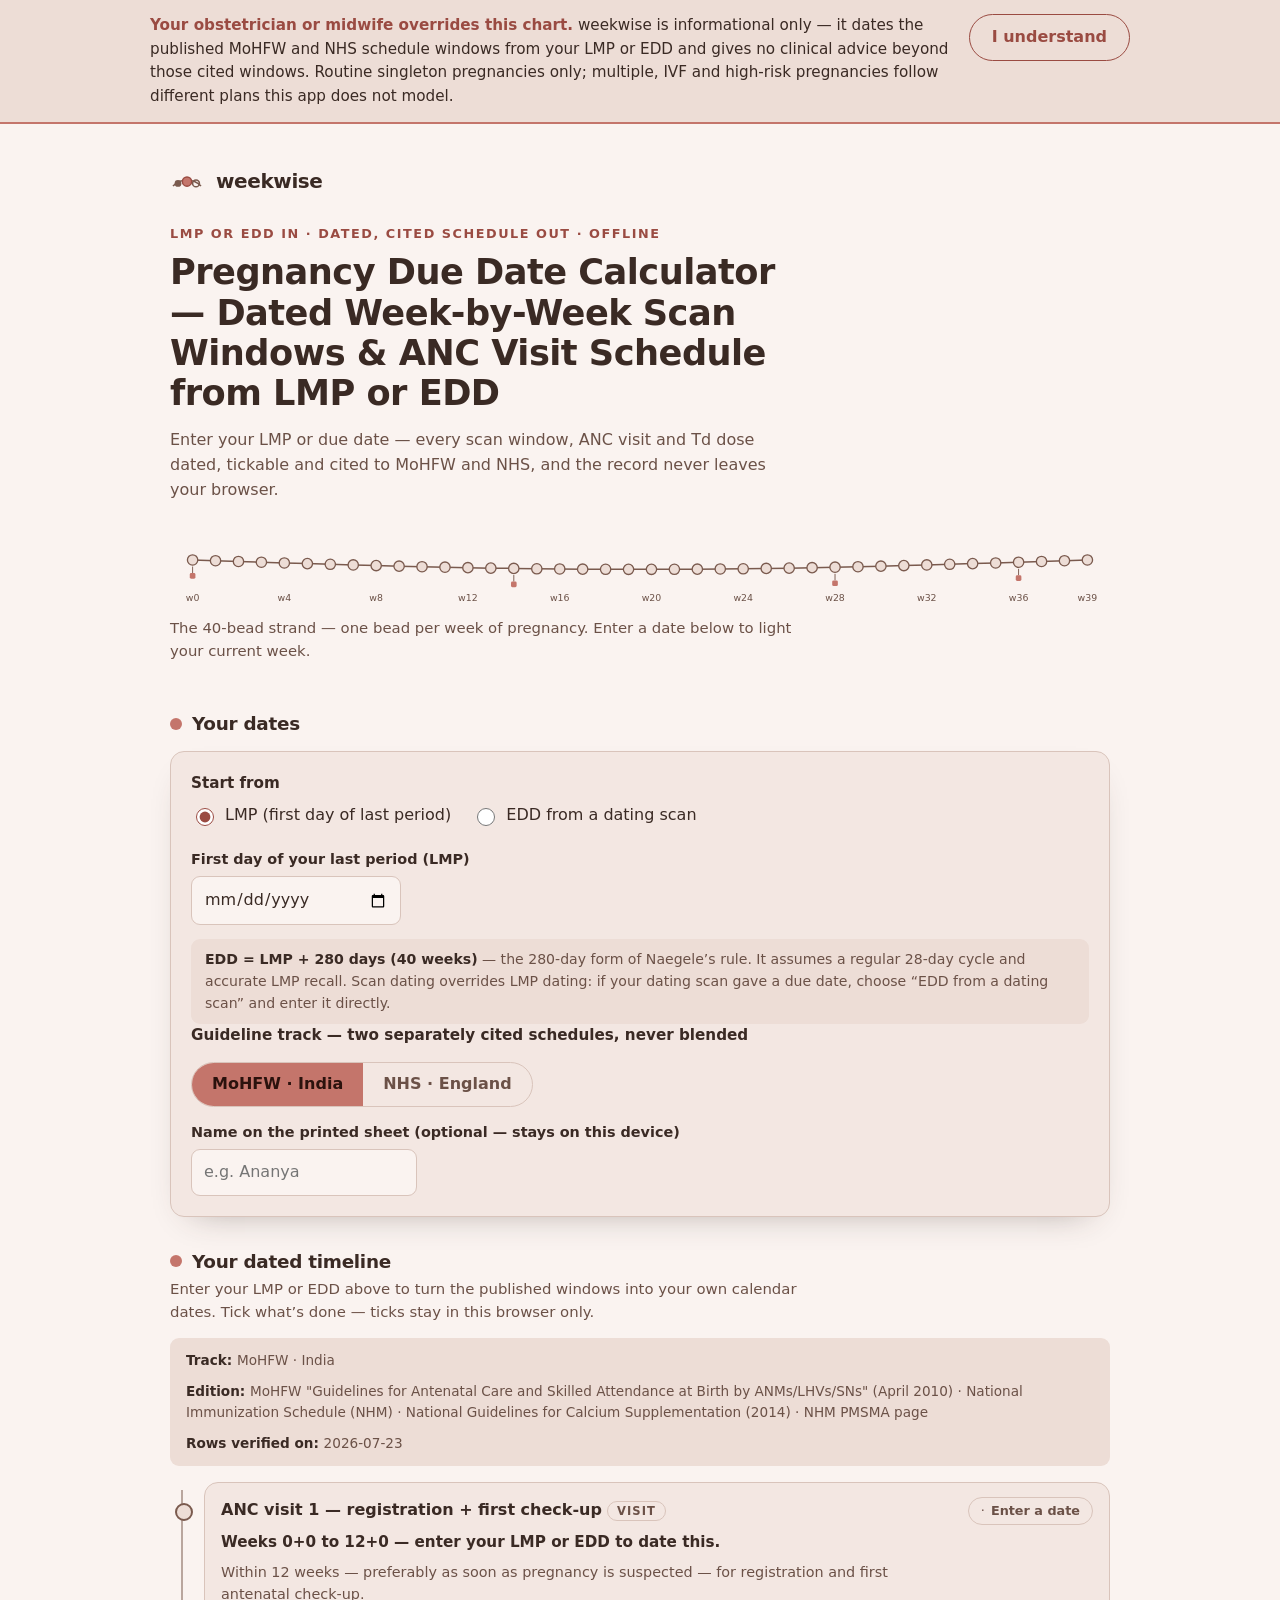
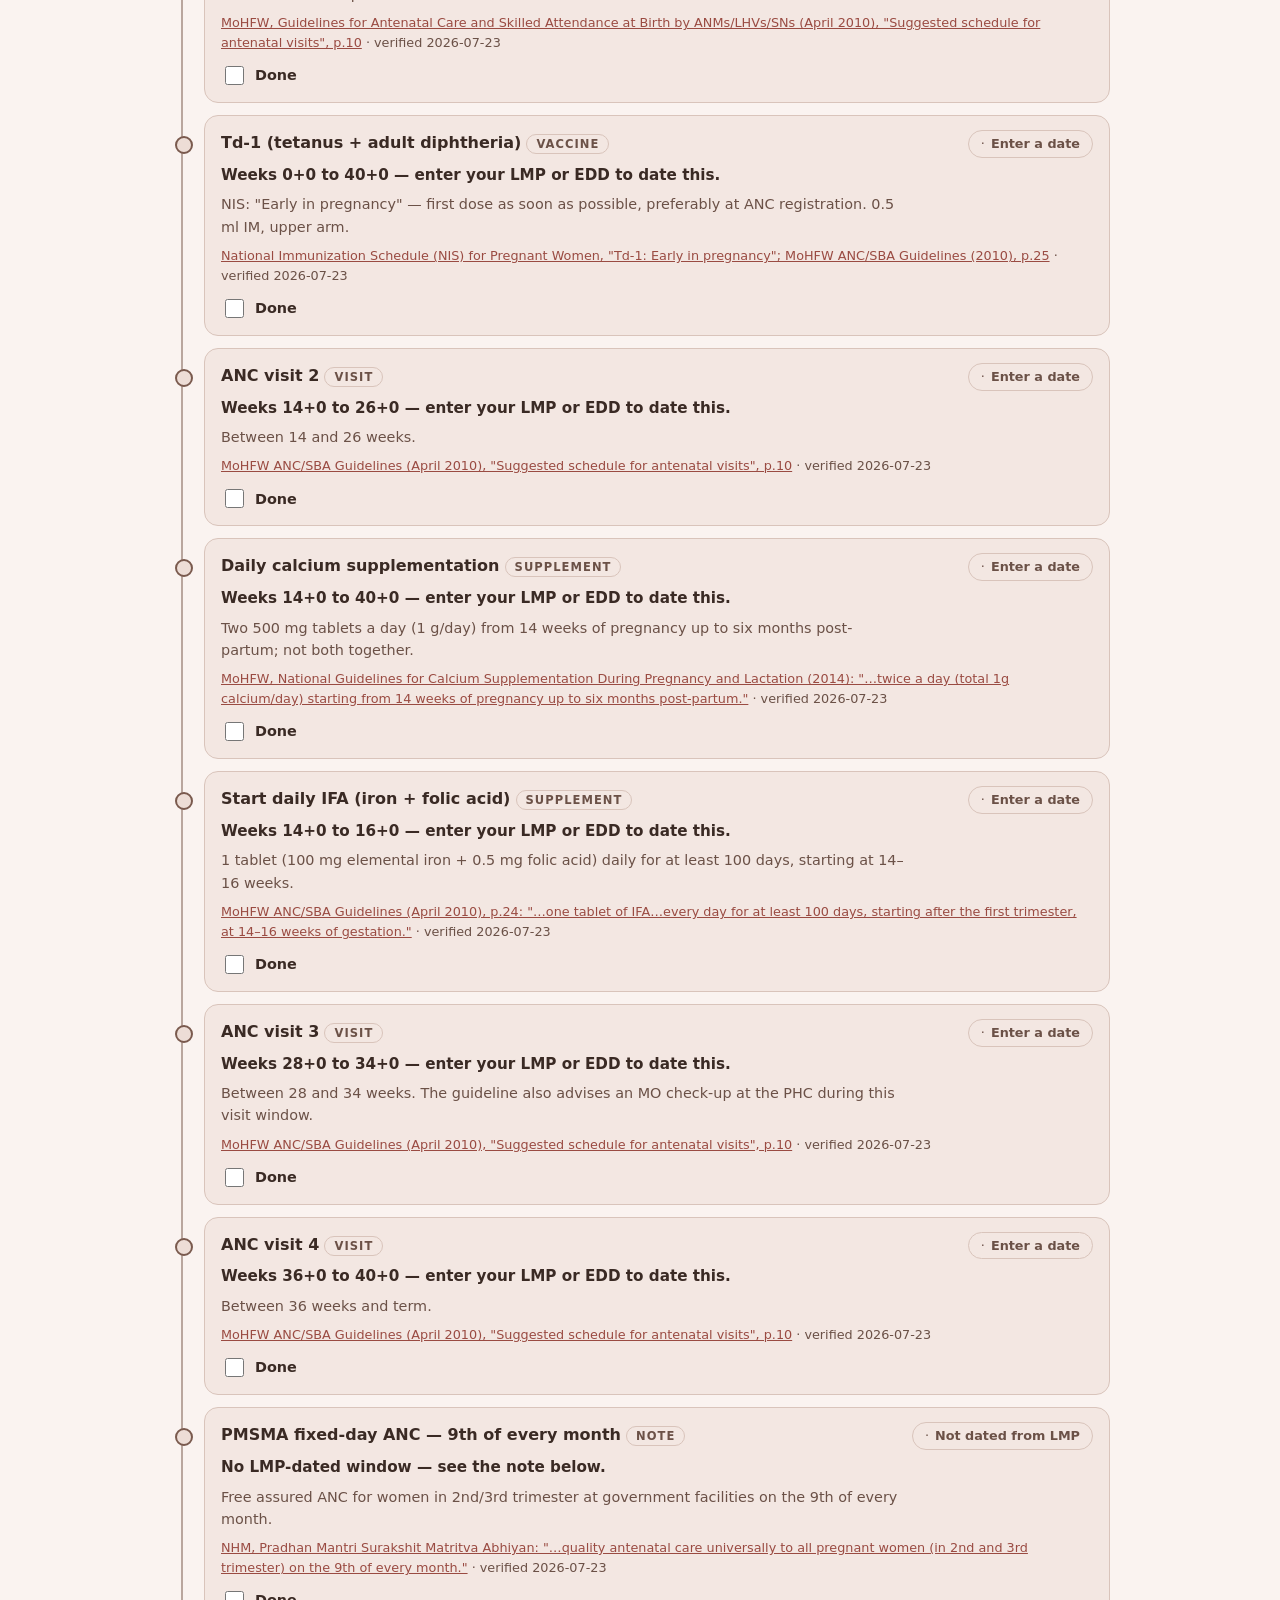
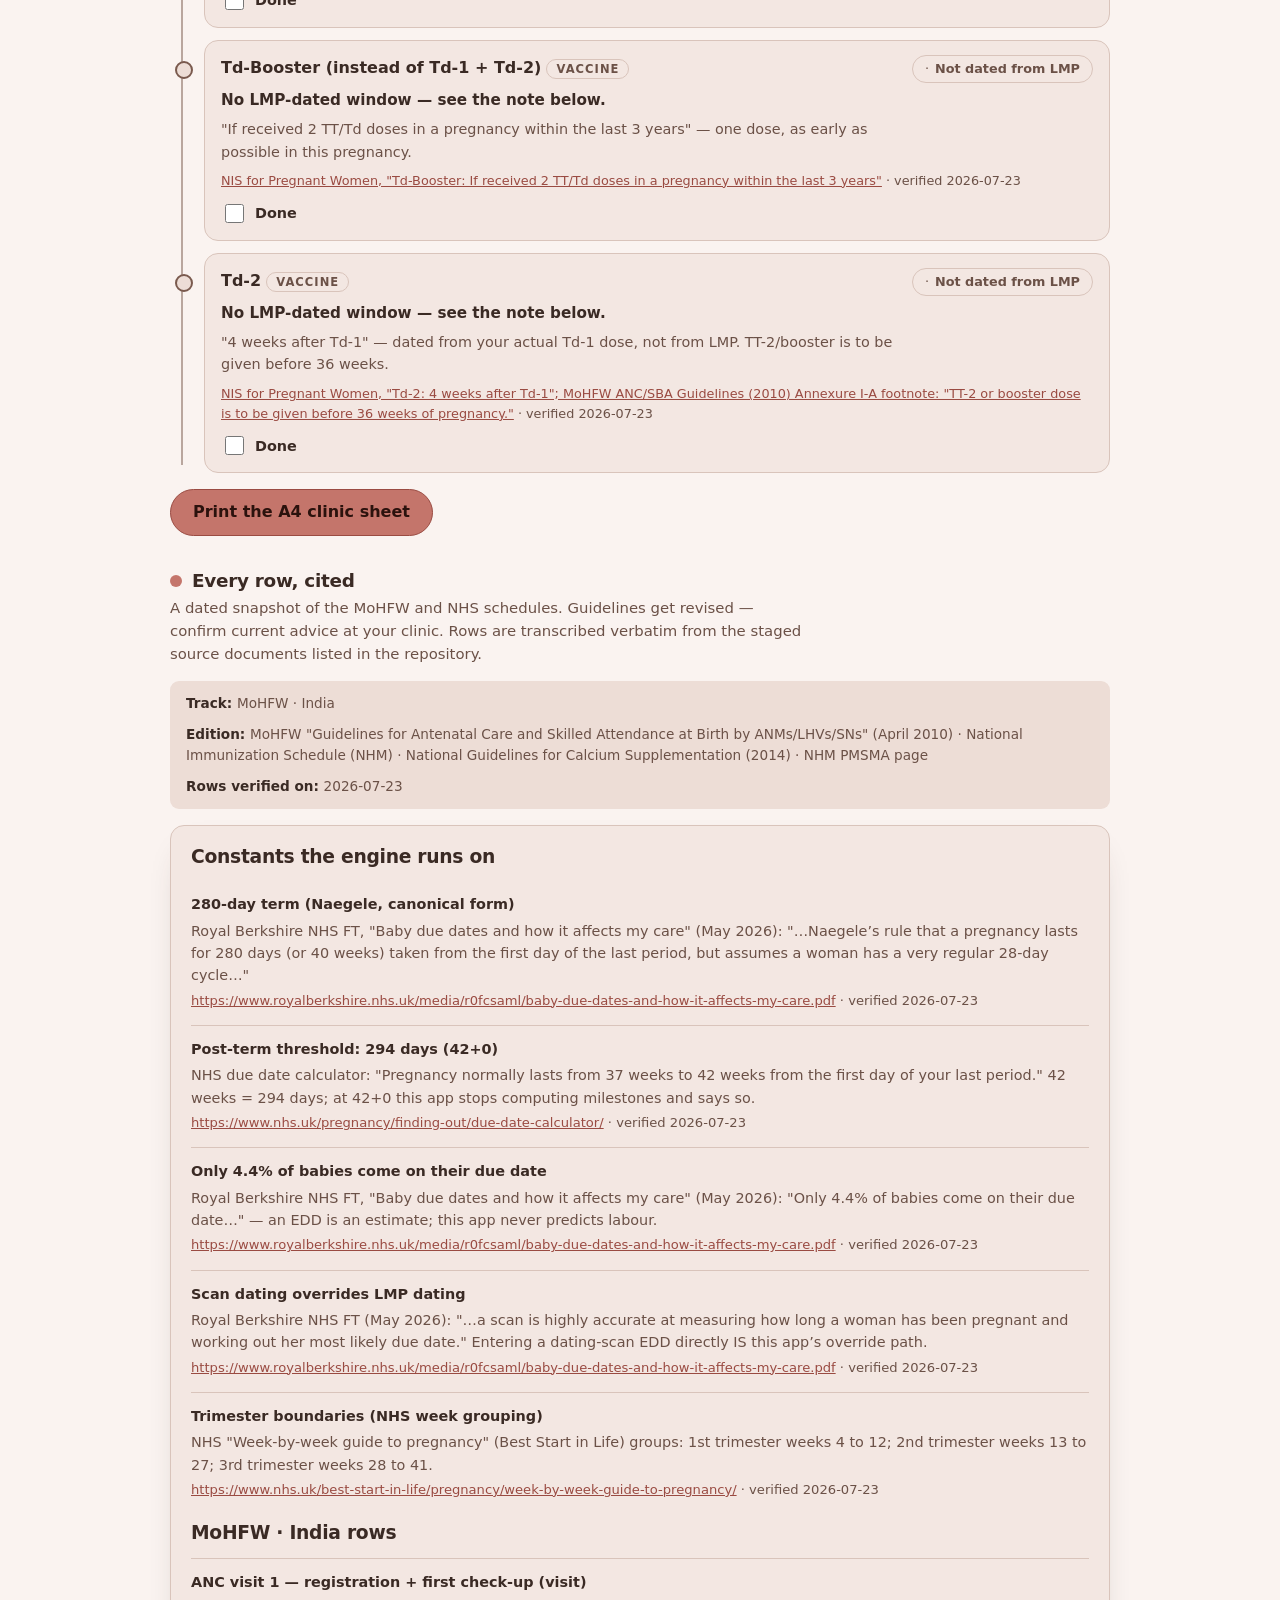
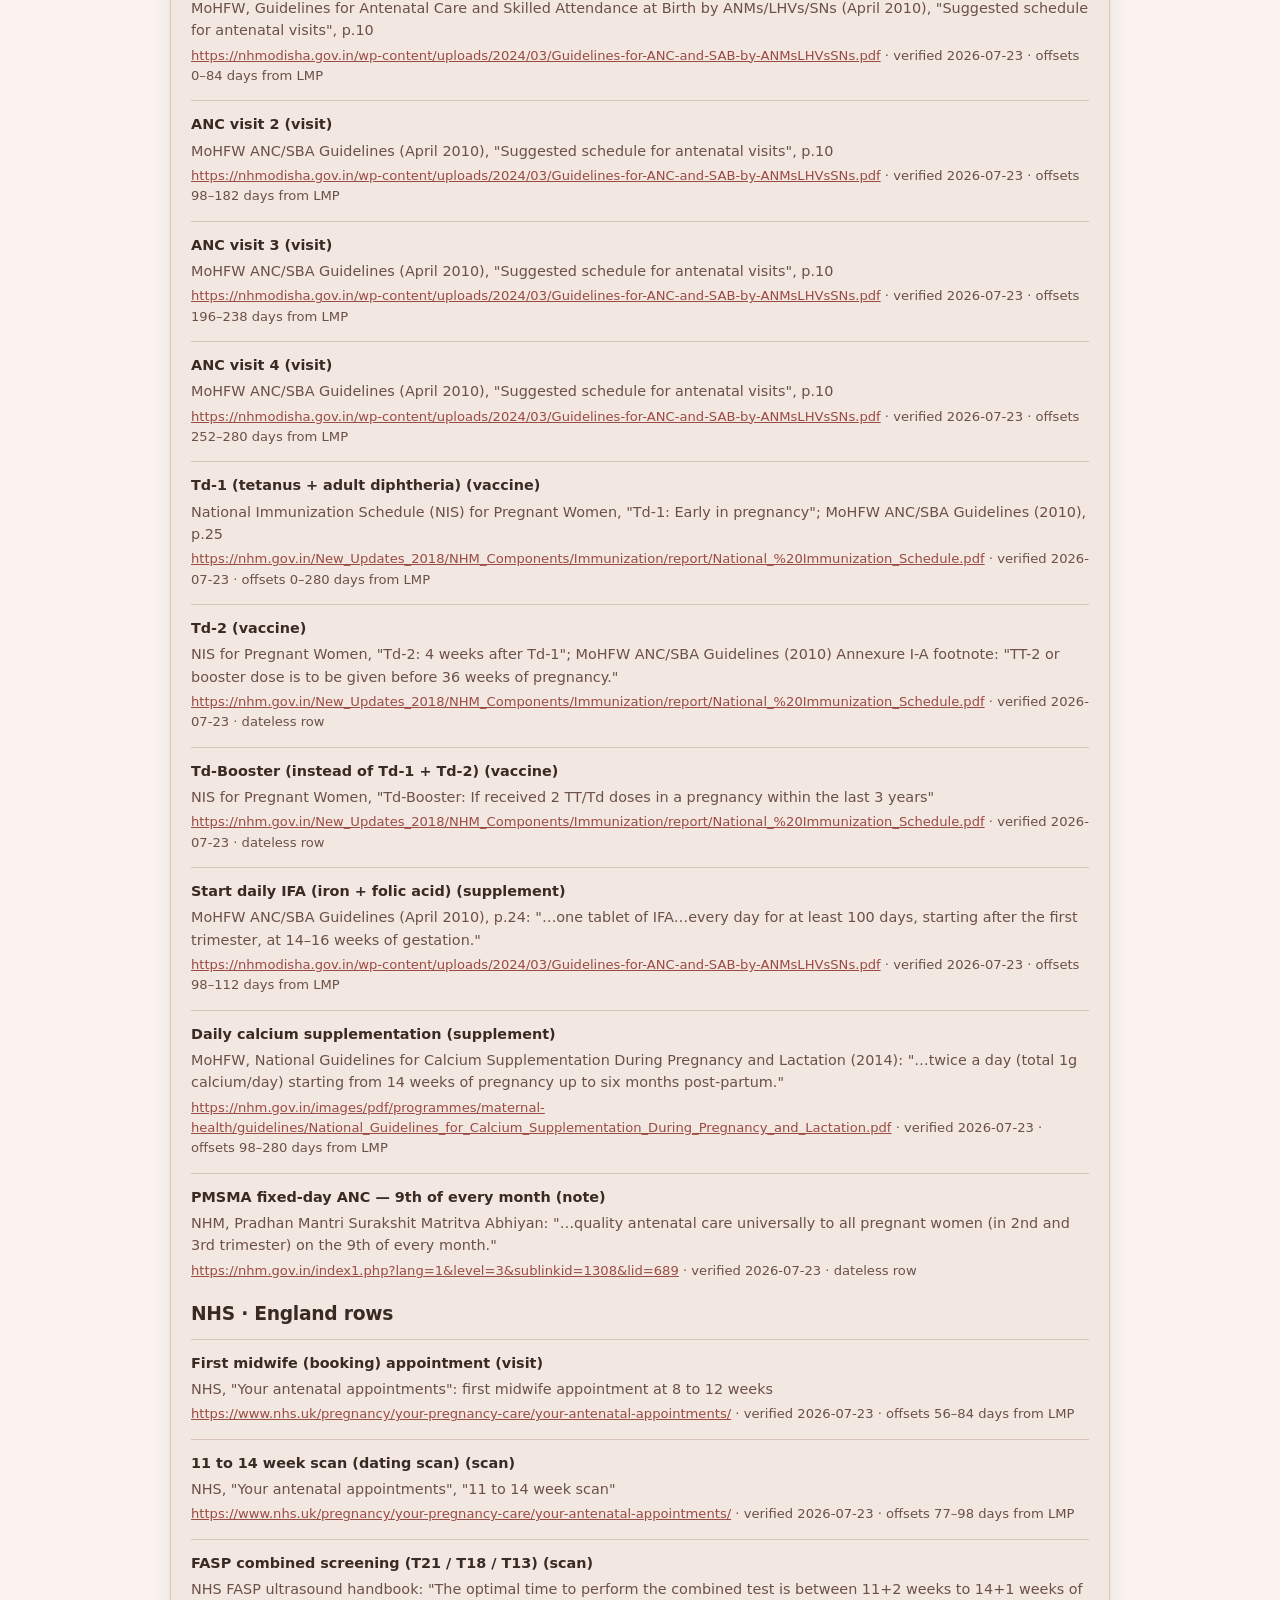
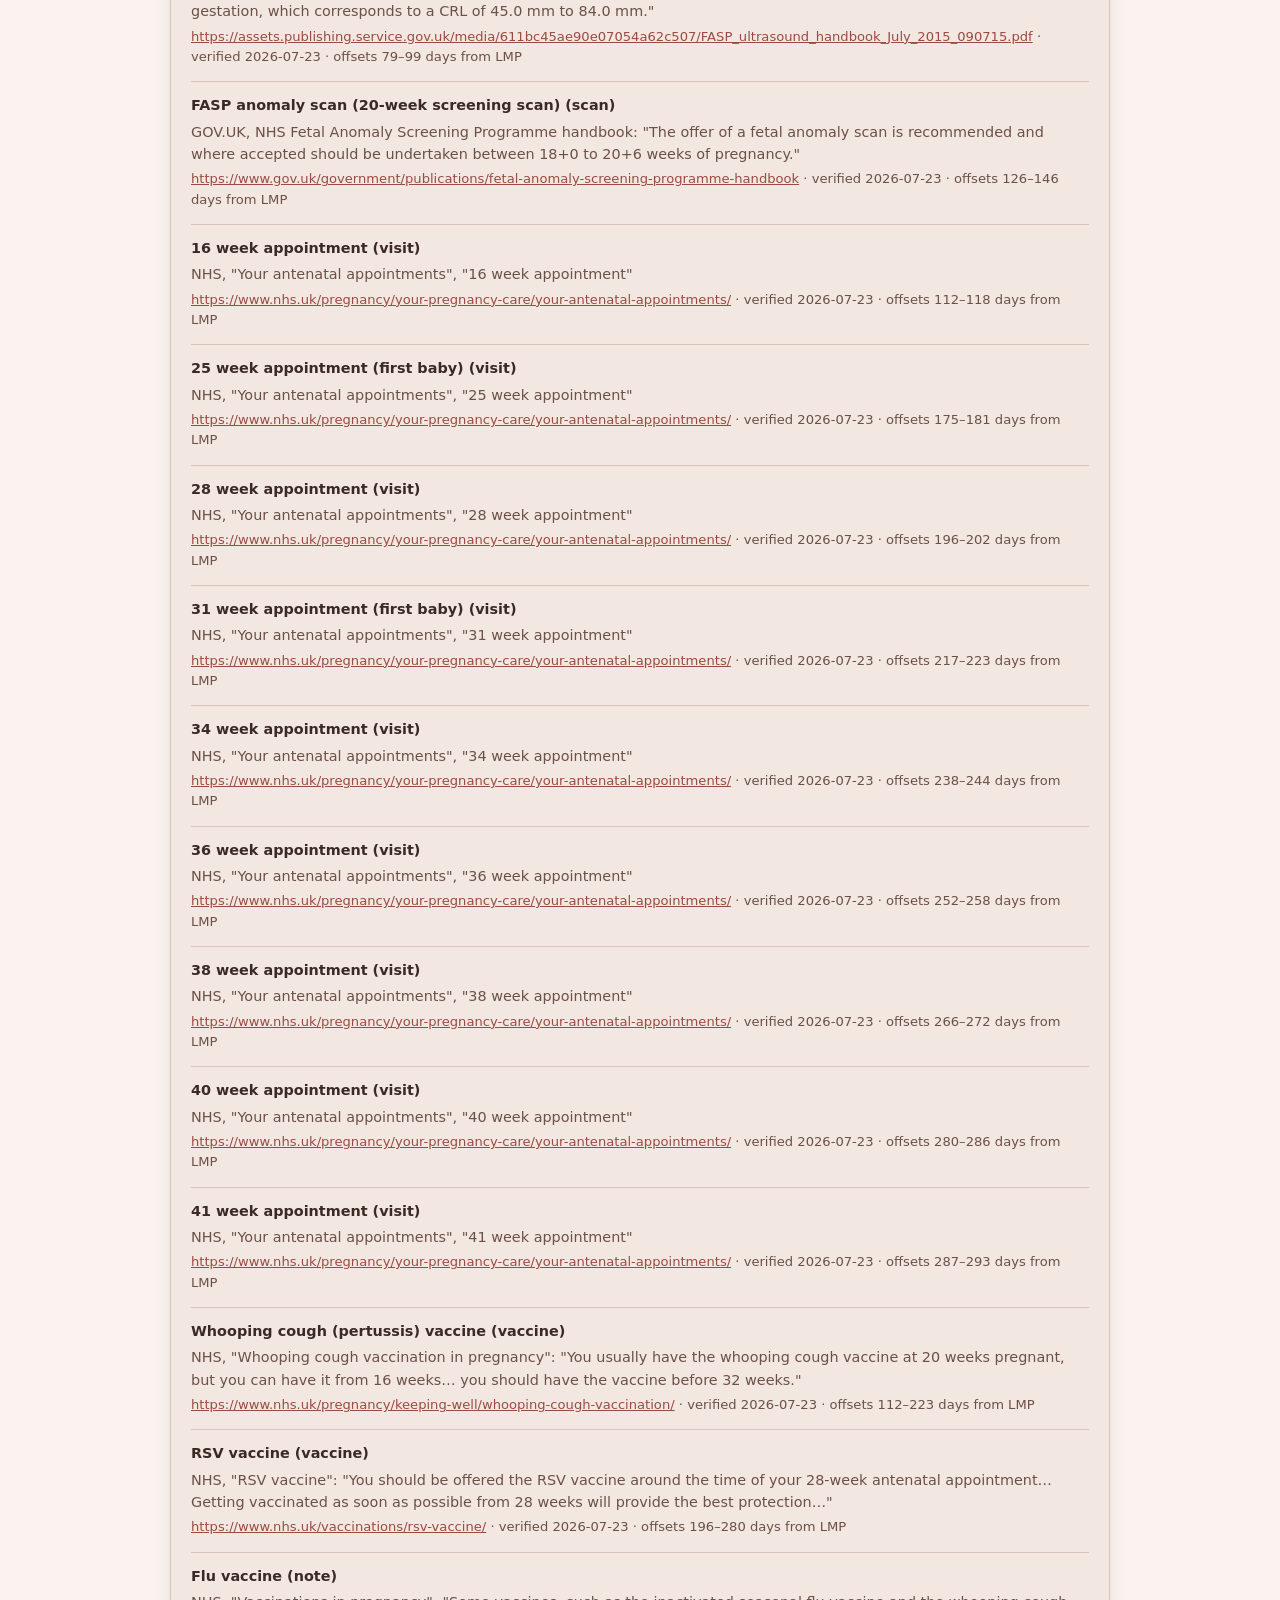
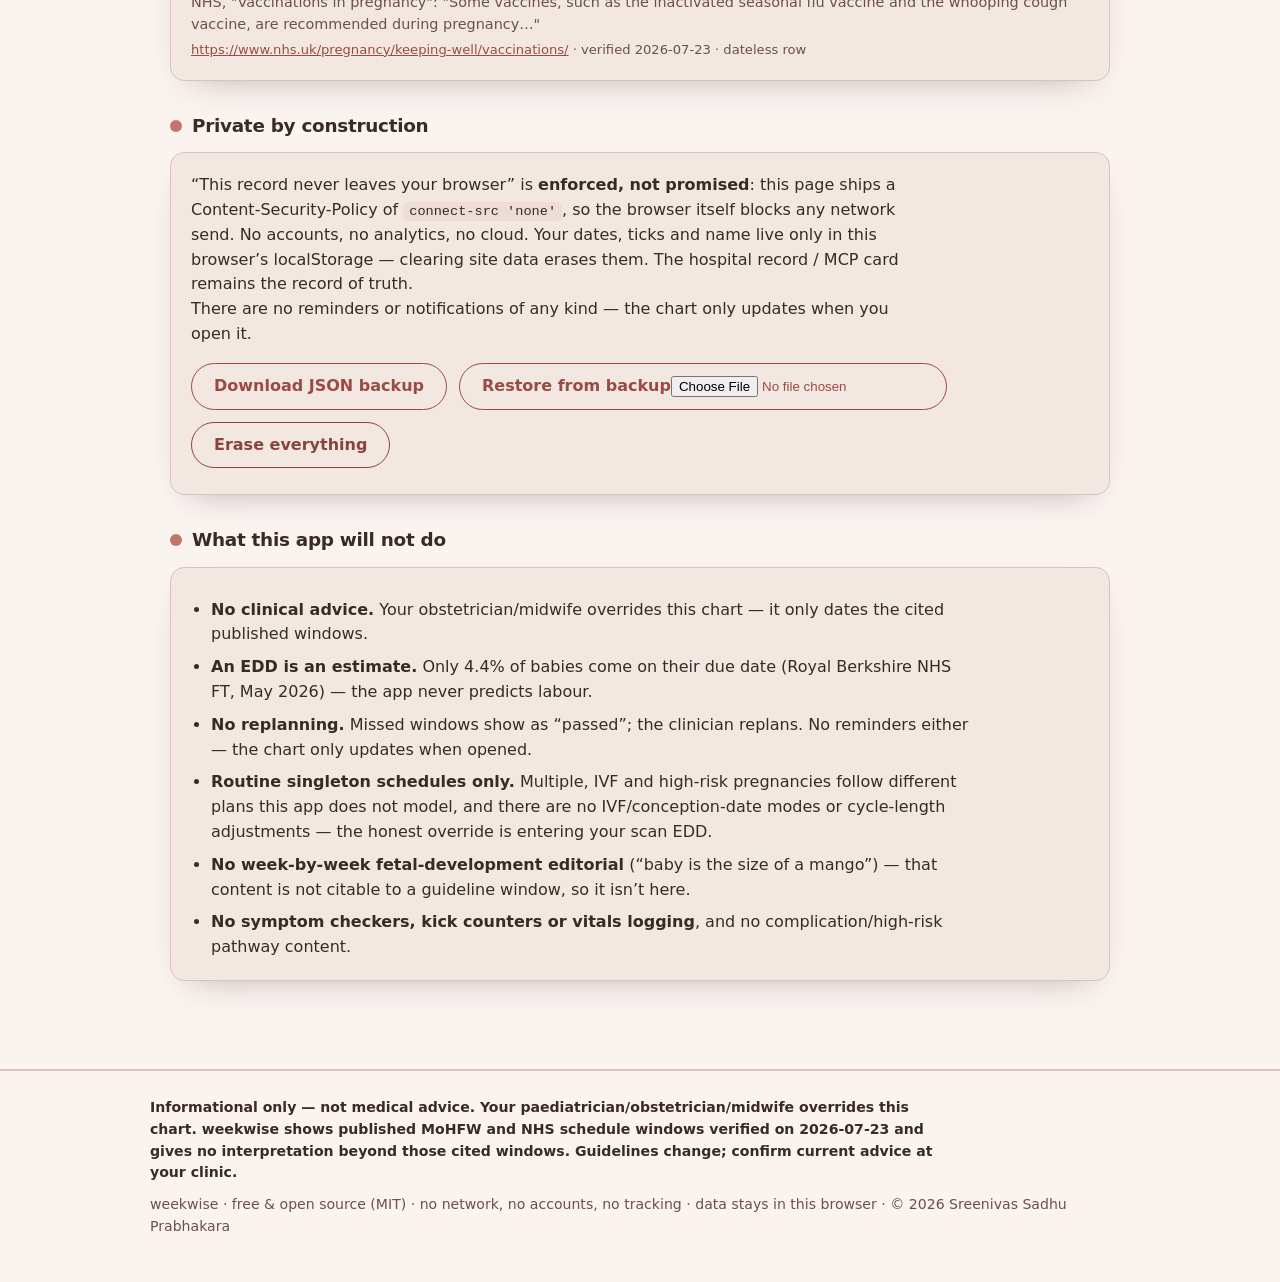
<file: index.html>
<!doctype html>
<html lang="en">
<head>
  <meta charset="utf-8">
  <meta name="viewport" content="width=device-width, initial-scale=1">
  <meta http-equiv="Content-Security-Policy" content="default-src 'self'; connect-src 'none'; img-src 'self' data:; base-uri 'none'; form-action 'none'; frame-ancestors 'none'; object-src 'none'">
  <title>weekwise — pregnancy due date calculator with dated scan windows &amp; ANC visit schedule</title>
  <meta name="description" content="Pregnancy due date calculator that turns your LMP or EDD into a dated, tickable week-by-week schedule — scan windows, ANC visits and Td doses, every row cited to MoHFW or NHS. Nothing leaves your browser.">
  <meta name="color-scheme" content="light dark">
  <link rel="canonical" href="https://sreenivas-sadhu-prabhakara.github.io/weekwise/">
  <meta name="robots" content="index, follow, max-image-preview:large">
  <meta name="author" content="Sreenivas Sadhu Prabhakara">
  <meta name="keywords" content="pregnancy due date calculator, EDD calculator, LMP calculator, gestational age calculator, anomaly scan week, ANC visit schedule, Td vaccine pregnancy, antenatal appointment schedule, pregnancy week calculator, dating scan window">
  <meta name="theme-color" content="#201512" media="(prefers-color-scheme: dark)">
  <meta name="theme-color" content="#FAF3F0" media="(prefers-color-scheme: light)">

  <!-- Open Graph -->
  <meta property="og:type" content="website">
  <meta property="og:site_name" content="weekwise">
  <meta property="og:title" content="weekwise — pregnancy due date calculator with dated scan windows &amp; ANC visits">
  <meta property="og:description" content="Enter your LMP or due date — every scan window, ANC visit and Td dose dated, tickable and cited to MoHFW and NHS. The record never leaves your browser.">
  <meta property="og:url" content="https://sreenivas-sadhu-prabhakara.github.io/weekwise/">
  <meta property="og:locale" content="en_IN">
  <meta property="og:image" content="https://sreenivas-sadhu-prabhakara.github.io/weekwise/og-image.png">
  <meta property="og:image:width" content="1200">
  <meta property="og:image:height" content="630">
  <meta property="og:image:alt" content="weekwise — a 40-bead week strand with the current week lit in blush">

  <!-- Twitter -->
  <meta name="twitter:card" content="summary_large_image">
  <meta name="twitter:title" content="weekwise — pregnancy due date calculator with dated scan windows &amp; ANC visits">
  <meta name="twitter:description" content="Enter your LMP or due date — every scan window, ANC visit and Td dose dated, tickable and cited to MoHFW and NHS. The record never leaves your browser.">
  <meta name="twitter:image" content="https://sreenivas-sadhu-prabhakara.github.io/weekwise/og-image.png">
  <meta name="twitter:image:alt" content="weekwise — a 40-bead week strand with the current week lit in blush">

  <link rel="stylesheet" href="styles.css">
  <link rel="icon" href="favicon.svg" type="image/svg+xml">
  <link rel="apple-touch-icon" href="apple-touch-icon.png">
  <link rel="manifest" href="manifest.webmanifest">

  <!-- Structured data (data blocks; not executable script) -->
  <script type="application/ld+json">
  {
    "@context": "https://schema.org",
    "@type": "WebApplication",
    "name": "weekwise",
    "description": "A pregnancy due date calculator that turns an LMP or EDD into a dated, tickable, printable week-by-week timeline of published prenatal milestones — scan windows, ANC visits and Td doses — every row cited to MoHFW or NHS with a verified-on date.",
    "url": "https://sreenivas-sadhu-prabhakara.github.io/weekwise/",
    "applicationCategory": "HealthApplication",
    "operatingSystem": "Any (modern web browser)",
    "browserRequirements": "Requires a modern web browser with JavaScript enabled.",
    "isAccessibleForFree": true,
    "offers": { "@type": "Offer", "price": "0", "priceCurrency": "INR" },
    "license": "https://opensource.org/licenses/MIT",
    "author": { "@type": "Person", "name": "Sreenivas Sadhu Prabhakara" },
    "softwareVersion": "0.1.0",
    "featureList": [
      "EDD from LMP (280-day rule) or LMP from a scan-dated EDD",
      "Gestational age today as weeks+days, trimester and days to EDD",
      "Dated scan windows, ANC visits, Td doses — MoHFW India or NHS England track",
      "Every row cited to its source with a verified-on date",
      "Tick milestones done with an optional done-on date, saved only in your browser",
      "One-page A4 printable schedule to carry to the clinic",
      "Runs 100% offline; the browser itself blocks any network send"
    ]
  }
  </script>
  <script type="application/ld+json">
  {
    "@context": "https://schema.org",
    "@type": "FAQPage",
    "mainEntity": [
      {
        "@type": "Question",
        "name": "How is my pregnancy due date calculated from my last period?",
        "acceptedAnswer": {
          "@type": "Answer",
          "text": "weekwise uses the 280-day form of Naegele's rule: EDD = first day of your last menstrual period (LMP) + 280 days (40 weeks). It assumes a regular 28-day cycle and accurate LMP recall. A dating-scan EDD is more accurate — enter it directly and the whole timeline recomputes from it."
        }
      },
      {
        "@type": "Question",
        "name": "How accurate is a pregnancy due date?",
        "acceptedAnswer": {
          "@type": "Answer",
          "text": "An EDD is an estimate, not a prediction. Only 4.4% of babies come on their due date (Royal Berkshire NHS Foundation Trust, May 2026) — fewer than 1 in 20. Pregnancy normally lasts from 37 to 42 weeks from the first day of the last period. weekwise never predicts labour."
        }
      },
      {
        "@type": "Question",
        "name": "Does weekwise send my pregnancy record anywhere? Does it work offline?",
        "acceptedAnswer": {
          "@type": "Answer",
          "text": "No. weekwise runs entirely in your browser with a Content-Security-Policy of connect-src 'none' — the browser itself blocks any network send, so the record cannot leave your device. Everything is stored in this browser's localStorage only, and the page works fully offline."
        }
      },
      {
        "@type": "Question",
        "name": "When is the anomaly scan done on the NHS?",
        "acceptedAnswer": {
          "@type": "Answer",
          "text": "The NHS fetal anomaly (20-week screening) scan is offered between 18+0 and 20+6 weeks of pregnancy, per the NHS Fetal Anomaly Screening Programme handbook. weekwise turns that window into your own calendar dates from your LMP or EDD."
        }
      }
    ]
  }
  </script>
</head>
<body>
  <a class="skip-link" href="#timeline">Skip to my timeline</a>

  <div class="banner" id="banner">
    <div class="banner__inner">
      <p><strong>Your obstetrician or midwife overrides this chart.</strong>
        weekwise is informational only — it dates the published MoHFW and NHS schedule
        windows from your LMP or EDD and gives no clinical advice beyond those cited windows.
        Routine singleton pregnancies only; multiple, IVF and high-risk pregnancies follow
        different plans this app does not model.</p>
      <button class="btn btn--ghost" id="banner-dismiss" type="button">I understand</button>
    </div>
  </div>

  <header class="hero" id="top">
    <div class="brand">
      <svg width="34" height="34" viewBox="0 0 34 34" aria-hidden="true">
        <path d="M3 22 C 11 14, 23 14, 31 22" fill="none" stroke="#7A5A4E" stroke-width="1.6"/>
        <circle cx="8"  cy="19.4" r="3.4" fill="#7A5A4E"/>
        <circle cx="17" cy="17.6" r="4.6" fill="#C4756B" stroke="#9A4B42" stroke-width="1.4"/>
        <circle cx="26" cy="19.4" r="3.4" fill="none" stroke="#7A5A4E" stroke-width="1.6"/>
      </svg>
      weekwise
    </div>

    <p class="eyebrow">LMP or EDD in &middot; dated, cited schedule out &middot; offline</p>
    <h1>Pregnancy Due Date Calculator — Dated Week-by-Week Scan Windows &amp; ANC Visit Schedule from LMP or EDD</h1>
    <p class="hero__lede">
      Enter your LMP or due date — every scan window, ANC visit and Td dose dated, tickable
      and cited to MoHFW and NHS, and the record never leaves your browser.
    </p>

    <div class="strand-wrap" aria-hidden="true">
      <svg class="strand" id="strand" viewBox="0 0 1000 84" preserveAspectRatio="xMidYMid meet"></svg>
    </div>
    <p class="section-sub" id="strand-caption">The 40-bead strand — one bead per week of pregnancy. Enter a date below to light your current week.</p>
  </header>

  <main>
    <!-- ============ INPUT ============ -->
    <section id="plan" aria-labelledby="plan-h">
      <h2 class="section-title" id="plan-h">Your dates</h2>
      <div class="card">
        <div class="mode-row">
          <fieldset>
            <legend>Start from</legend>
            <label class="radio-pill"><input type="radio" name="mode" value="lmp" id="mode-lmp" checked> LMP (first day of last period)</label>
            <label class="radio-pill"><input type="radio" name="mode" value="edd" id="mode-edd"> EDD from a dating scan</label>
          </fieldset>
        </div>

        <label class="field" for="date-input" id="date-label">First day of your last period</label>
        <input type="date" id="date-input" autocomplete="off">

        <p class="formula" id="formula">
          <strong>EDD = LMP + 280 days (40 weeks)</strong> — the 280-day form of Naegele&rsquo;s rule.
          It assumes a regular 28-day cycle and accurate LMP recall.
          <span id="formula-override">Scan dating overrides LMP dating: if your dating scan gave a due date, choose &ldquo;EDD from a dating scan&rdquo; and enter it directly.</span>
        </p>

        <fieldset>
          <legend style="padding-top:16px">Guideline track — two separately cited schedules, never blended</legend>
          <div class="track-toggle" role="group" aria-label="Guideline track">
            <button type="button" id="track-mohfw" aria-pressed="true">MoHFW &middot; India</button>
            <button type="button" id="track-nhs" aria-pressed="false">NHS &middot; England</button>
          </div>
        </fieldset>

        <label class="field" for="name-input">Name on the printed sheet (optional — stays on this device)</label>
        <input type="text" id="name-input" maxlength="60" autocomplete="off" placeholder="e.g. Ananya">
      </div>
    </section>

    <!-- ============ TODAY ============ -->
    <section id="today" aria-labelledby="today-h" hidden>
      <h2 class="section-title" id="today-h">Today</h2>
      <div class="card" aria-live="polite">
        <p class="print-head" id="print-head"></p>
        <div class="today-grid">
          <div class="stat"><span class="k">Gestational age</span><span class="v ga-big" id="ga-out">—</span><span class="s" id="ga-sub">weeks + days</span></div>
          <div class="stat"><span class="k">Trimester</span><span class="v" id="tri-out">—</span><span class="s" id="tri-sub"></span></div>
          <div class="stat"><span class="k">Estimated due date</span><span class="v num" id="edd-out">—</span><span class="s" id="edd-sub">LMP + 280 days</span></div>
          <div class="stat"><span class="k">Days to EDD</span><span class="v num" id="dte-out">—</span><span class="s" id="dte-sub"></span></div>
        </div>
        <p class="today-note" id="due-fact"></p>
        <p class="today-alert" id="today-alert" hidden></p>
      </div>
    </section>

    <!-- ============ ATTENTION ============ -->
    <section id="attention-sec" aria-labelledby="attention-h" hidden>
      <h2 class="section-title" id="attention-h">Windows that have passed unticked</h2>
      <div class="card attention" aria-live="polite">
        <p>These published windows are behind today&rsquo;s date and are not marked done.
          <strong>Discuss them with your provider</strong> — replanning missed visits or scans
          is your clinician&rsquo;s job, and this app never reschedules anything.</p>
        <ul id="attention-list"></ul>
      </div>
    </section>

    <!-- ============ TIMELINE ============ -->
    <section id="timeline" aria-labelledby="timeline-h">
      <h2 class="section-title" id="timeline-h">Your dated timeline</h2>
      <p class="section-sub" id="timeline-sub">Enter your LMP or EDD above to turn the published windows into your own calendar dates. Tick what&rsquo;s done — ticks stay in this browser only.</p>
      <div class="trust" id="trust-bar"></div>
      <ol class="timeline-list" id="timeline-list"></ol>
      <div class="btn-row no-print">
        <button class="btn" id="print-btn" type="button">Print the A4 clinic sheet</button>
      </div>
    </section>

    <!-- ============ SOURCES ============ -->
    <section id="sources" aria-labelledby="sources-h">
      <h2 class="section-title" id="sources-h">Every row, cited</h2>
      <p class="section-sub">A dated snapshot of the MoHFW and NHS schedules. Guidelines get revised — confirm current advice at your clinic. Rows are transcribed verbatim from the staged source documents listed in the repository.</p>
      <div class="trust" id="trust-bar-2"></div>
      <div class="card" id="sources-list"></div>
    </section>

    <!-- ============ PRIVACY + DATA ============ -->
    <section id="privacy" aria-labelledby="privacy-h">
      <h2 class="section-title" id="privacy-h">Private by construction</h2>
      <div class="card privacy">
        <p>&ldquo;This record never leaves your browser&rdquo; is <strong>enforced, not promised</strong>:
          this page ships a Content-Security-Policy of <code>connect-src 'none'</code>, so the browser
          itself blocks any network send. No accounts, no analytics, no cloud. Your dates, ticks and
          name live only in this browser&rsquo;s localStorage — clearing site data erases them.
          The hospital record / MCP card remains the record of truth.</p>
        <p style="margin-top:10px">There are no reminders or notifications of any kind — the chart only updates when you open it.</p>
        <div class="btn-row">
          <button class="btn btn--ghost" id="backup-btn" type="button">Download JSON backup</button>
          <label class="btn btn--ghost" for="restore-input" style="display:inline-block">Restore from backup<input type="file" id="restore-input" accept="application/json" style="position:absolute;width:1px;height:1px;overflow:hidden;clip:rect(0 0 0 0)"></label>
          <button class="btn btn--danger" id="erase-btn" type="button">Erase everything</button>
        </div>
        <p class="section-sub" id="data-msg" role="status"></p>
      </div>
    </section>

    <!-- ============ HONEST LIMITS ============ -->
    <section id="scope" aria-labelledby="scope-h">
      <h2 class="section-title" id="scope-h">What this app will not do</h2>
      <div class="card limits">
        <ul>
          <li><strong>No clinical advice.</strong> Your obstetrician/midwife overrides this chart — it only dates the cited published windows.</li>
          <li><strong>An EDD is an estimate.</strong> Only 4.4% of babies come on their due date (Royal Berkshire NHS FT, May 2026) — the app never predicts labour.</li>
          <li><strong>No replanning.</strong> Missed windows show as &ldquo;passed&rdquo;; the clinician replans. No reminders either — the chart only updates when opened.</li>
          <li><strong>Routine singleton schedules only.</strong> Multiple, IVF and high-risk pregnancies follow different plans this app does not model, and there are no IVF/conception-date modes or cycle-length adjustments — the honest override is entering your scan EDD.</li>
          <li><strong>No week-by-week fetal-development editorial</strong> (&ldquo;baby is the size of a mango&rdquo;) — that content is not citable to a guideline window, so it isn&rsquo;t here.</li>
          <li><strong>No symptom checkers, kick counters or vitals logging</strong>, and no complication/high-risk pathway content.</li>
        </ul>
      </div>
    </section>
  </main>

  <footer>
    <div class="foot-inner">
      <p class="disclaimer">Informational only — not medical advice. Your paediatrician/obstetrician/midwife
        overrides this chart. weekwise shows published MoHFW and NHS schedule windows verified on
        <span id="foot-verified">2026-07-23</span> and gives no interpretation beyond those cited windows.
        Guidelines change; confirm current advice at your clinic.</p>
      <p>weekwise &middot; free &amp; open source (MIT) &middot; no network, no accounts, no tracking &middot;
        data stays in this browser &middot; &copy; 2026 Sreenivas Sadhu Prabhakara</p>
    </div>
  </footer>

  <script src="data/timeline.js"></script>
  <script src="data/engine.js"></script>
  <script src="app.js"></script>
</body>
</html>
</file>
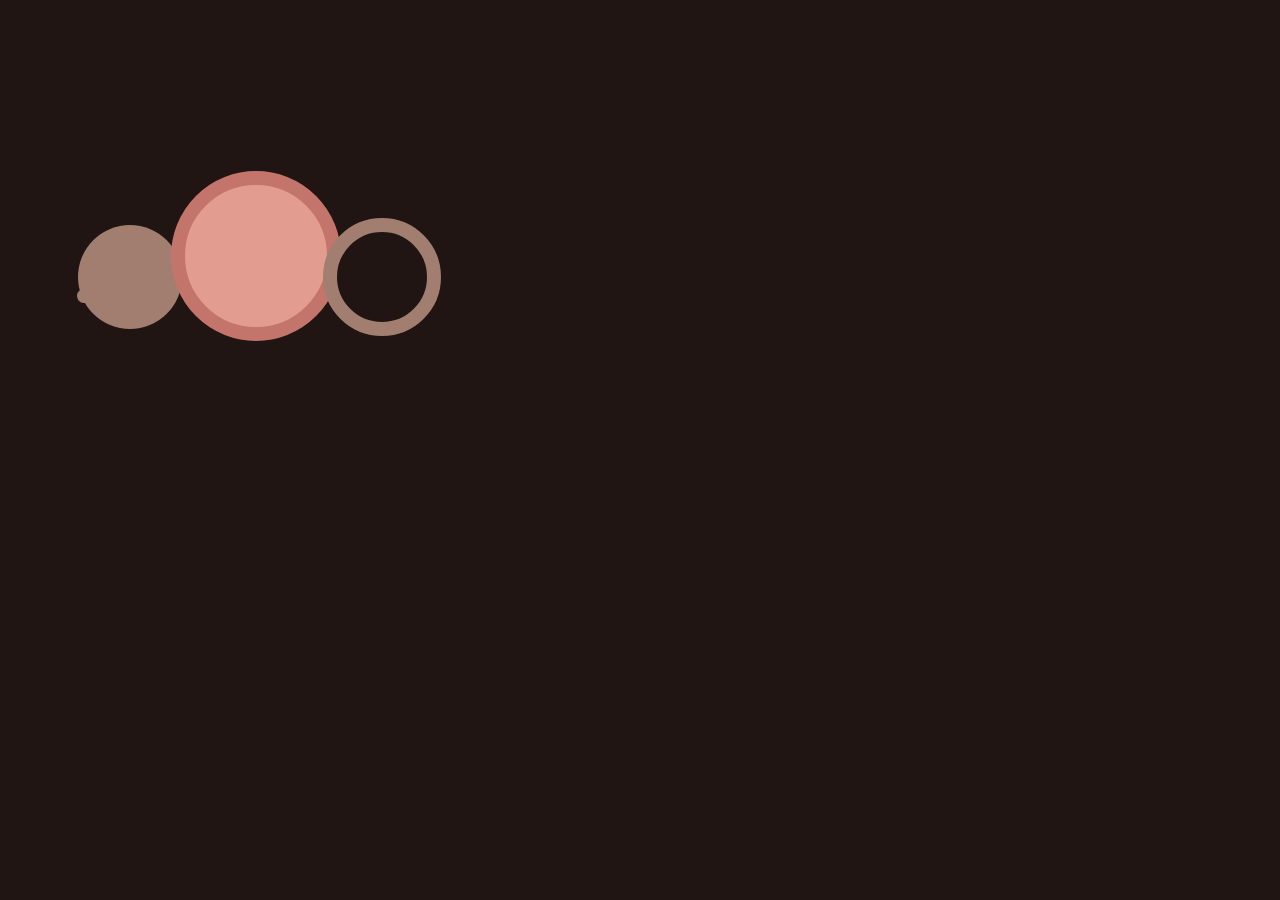
<file: assets/icon.html>
<!doctype html>
<html lang="en">
<head>
<meta charset="utf-8">
<style>
  * { margin: 0; padding: 0; }
  html, body { width: 512px; height: 512px; overflow: hidden; }
  body { background: #201512; }
  svg { display: block; }
</style>
</head>
<body>
  <!-- three cocoa beads on a thread, the centre one blush; 12% safe padding for maskable -->
  <svg width="512" height="512" viewBox="0 0 512 512" xmlns="http://www.w3.org/2000/svg">
    <rect width="512" height="512" fill="#201512"/>
    <path d="M84 296 C 150 242, 362 242, 428 296" fill="none" stroke="#A17E70" stroke-width="14" stroke-linecap="round"/>
    <circle cx="130" cy="277" r="52" fill="#A17E70"/>
    <circle cx="256" cy="256" r="78" fill="#E39C90" stroke="#C4756B" stroke-width="14"/>
    <circle cx="382" cy="277" r="52" fill="#201512" stroke="#A17E70" stroke-width="14"/>
  </svg>
</body>
</html>
</file>
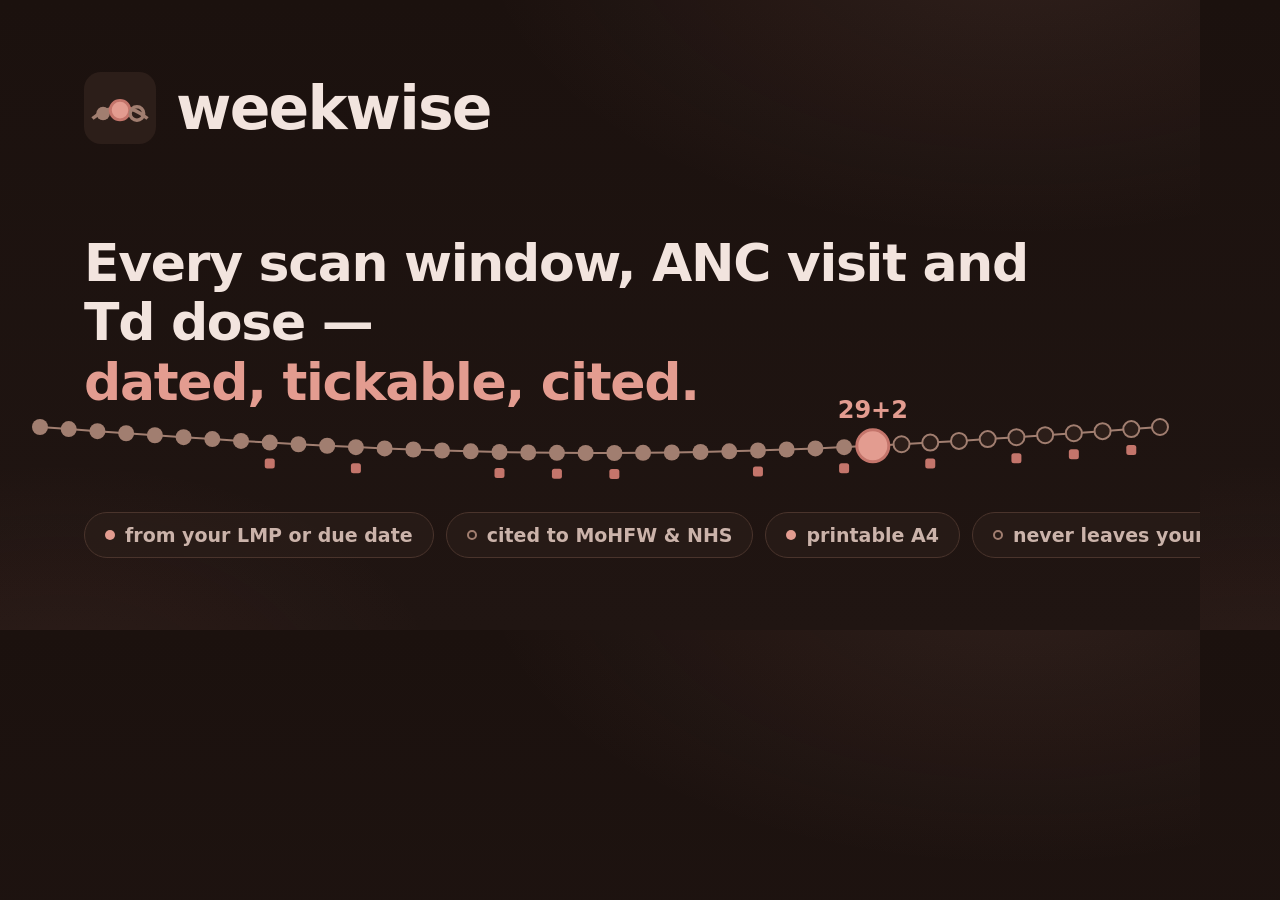
<file: assets/og.html>
<!doctype html>
<html lang="en">
<head>
<meta charset="utf-8">
<style>
  :root {
    --bg: #201512;
    --card: #2C1E19;
    --line: #4A342C;
    --cream: #F2E4DE;
    --soft: #CBB3AA;
    --blush: #E39C90;
    --blush-deep: #C4756B;
    --thread: #A17E70;
    --sans: system-ui, -apple-system, "Segoe UI", Roboto, "Noto Sans", sans-serif;
  }
  * { box-sizing: border-box; margin: 0; padding: 0; }
  html, body { width: 1200px; height: 630px; overflow: hidden; }
  body {
    position: relative;
    background:
      radial-gradient(900px 500px at 85% -10%, rgba(227,156,144,0.10), transparent 60%),
      radial-gradient(700px 420px at 5% 110%, rgba(196,117,107,0.08), transparent 55%),
      linear-gradient(180deg, #1b110e 0%, #201512 100%);
    font-family: var(--sans);
    color: var(--cream);
    -webkit-font-smoothing: antialiased;
  }
  .strand { position: absolute; left: 0; right: 0; top: 372px; width: 1200px; height: 150px; }
  .frame {
    position: absolute; inset: 0;
    padding: 72px 84px;
    display: flex; flex-direction: column; justify-content: space-between;
  }
  .brand { display: flex; align-items: center; gap: 20px; }
  .wordmark { font-size: 60px; font-weight: 800; letter-spacing: -0.03em; }
  .headline { max-width: 980px; margin-top: -10px; }
  .headline h1 {
    font-size: 52px; font-weight: 800; letter-spacing: -0.025em; line-height: 1.14;
  }
  .headline .accent { color: var(--blush); }
  .headline p {
    margin-top: 18px; font-size: 27px; color: var(--soft); line-height: 1.4; max-width: 40ch;
  }
  .chips { display: flex; gap: 12px; }
  .chip {
    display: inline-flex; align-items: center; gap: 10px;
    padding: 11px 20px; border: 1px solid var(--line); border-radius: 999px;
    background: rgba(44,30,25,0.6);
    font-size: 19px; font-weight: 600; color: var(--soft);
    white-space: nowrap;
  }
  .chip .dot { width: 10px; height: 10px; border-radius: 50%; background: var(--blush); }
  .chip .dot--ring { background: transparent; border: 2px solid var(--thread); }
</style>
</head>
<body>
  <!-- the 40-bead week strand, current week lit -->
  <svg class="strand" viewBox="0 0 1200 150" aria-hidden="true">
    <path id="thread" d="" fill="none" stroke="#A17E70" stroke-width="2"/>
    <script>
      // beads laid out along a gentle sag; week 29 lit
      const svg = document.currentScript.parentNode;
      const NS = 'http://www.w3.org/2000/svg';
      const x0 = 40, x1 = 1160, n = 40, cur = 29;
      const step = (x1 - x0) / (n - 1);
      const yAt = i => 55 + 26 * Math.sin((i / (n - 1)) * Math.PI);
      let d = '';
      for (let i = 0; i < n; i++) d += (i ? ' L' : 'M') + (x0 + i * step).toFixed(1) + ' ' + yAt(i).toFixed(1);
      svg.querySelector('#thread').setAttribute('d', d);
      const tagWeeks = new Set([8, 11, 16, 18, 20, 25, 28, 31, 34, 36, 38]);
      for (let i = 0; i < n; i++) {
        const cx = x0 + i * step, cy = yAt(i);
        const c = document.createElementNS(NS, 'circle');
        c.setAttribute('cx', cx); c.setAttribute('cy', cy);
        c.setAttribute('r', i === cur ? 16 : 8);
        if (i < cur) { c.setAttribute('fill', '#A17E70'); }
        else if (i === cur) { c.setAttribute('fill', '#E39C90'); c.setAttribute('stroke', '#C4756B'); c.setAttribute('stroke-width', '3'); }
        else { c.setAttribute('fill', '#2C1E19'); c.setAttribute('stroke', '#A17E70'); c.setAttribute('stroke-width', '2'); }
        svg.appendChild(c);
        if (tagWeeks.has(i)) {
          const r = document.createElementNS(NS, 'rect');
          r.setAttribute('x', cx - 5); r.setAttribute('y', cy + 16);
          r.setAttribute('width', 10); r.setAttribute('height', 10); r.setAttribute('rx', 2.5);
          r.setAttribute('fill', '#C4756B');
          svg.appendChild(r);
        }
      }
      const t = document.createElementNS(NS, 'text');
      t.setAttribute('x', x0 + cur * step); t.setAttribute('y', yAt(cur) - 28);
      t.setAttribute('text-anchor', 'middle');
      t.setAttribute('fill', '#E39C90');
      t.setAttribute('font-family', 'system-ui, sans-serif');
      t.setAttribute('font-size', '24'); t.setAttribute('font-weight', '700');
      t.textContent = '29+2';
      svg.appendChild(t);
    </script>
  </svg>

  <div class="frame">
    <div class="brand">
      <svg width="72" height="72" viewBox="0 0 34 34" aria-hidden="true">
        <rect width="34" height="34" rx="8" fill="#2C1E19"/>
        <path d="M4 22 C 12 15, 22 15, 30 22" fill="none" stroke="#A17E70" stroke-width="1.6"/>
        <circle cx="9"  cy="19.6" r="3.2" fill="#A17E70"/>
        <circle cx="17" cy="18"   r="4.6" fill="#E39C90" stroke="#C4756B" stroke-width="1.4"/>
        <circle cx="25" cy="19.6" r="3.2" fill="none" stroke="#A17E70" stroke-width="1.6"/>
      </svg>
      <span class="wordmark">weekwise</span>
    </div>

    <div class="headline">
      <h1>Every scan window, ANC visit and Td dose —<br><span class="accent">dated, tickable, cited.</span></h1>
    </div>

    <div class="chips">
      <span class="chip"><span class="dot"></span>from your LMP or due date</span>
      <span class="chip"><span class="dot dot--ring"></span>cited to MoHFW &amp; NHS</span>
      <span class="chip"><span class="dot"></span>printable A4</span>
      <span class="chip"><span class="dot dot--ring"></span>never leaves your browser</span>
    </div>
  </div>
</body>
</html>
</file>
<file: styles.css>
/* ============================================================
   weekwise — cocoa + rose-blush. Motif: the 40-bead week strand.
   Light scheme default; dark via prefers-color-scheme.
   No serif anywhere. All figures tabular.
   ============================================================ */

:root {
  --bg:        #FAF3F0;  /* blush paper */
  --ink:       #3A2A24;  /* cocoa ink */
  --ink-soft:  #6B5147;
  --card:      #F3E7E2;  /* cocoa-milk */
  --card-2:    #EDDDD6;
  --line:      #D9C4BB;
  --blush:     #C4756B;  /* beads / large fills */
  --blush-deep:#9A4B42;  /* text-level accent (AA on bg + cards, both schemes) */
  --clay:      #8A4438;  /* passed */
  --thread:    #7A5A4E;  /* strand thread */
  --focus:     #9A4B42;

  --sans: system-ui, -apple-system, "Segoe UI", Roboto, "Noto Sans", sans-serif;
  --radius: 14px;
  --radius-sm: 9px;
  --wrap: 980px;
  --shadow: 0 14px 34px -22px rgba(58, 42, 36, 0.45);
}

@media (prefers-color-scheme: dark) {
  :root {
    --bg:        #201512;  /* dark cocoa */
    --ink:       #F2E4DE;  /* blush-cream */
    --ink-soft:  #CBB3AA;
    --card:      #2C1E19;
    --card-2:    #362520;
    --line:      #4A342C;
    --blush:     #E39C90;  /* lifted blush */
    --blush-deep:#E39C90;
    --clay:      #E0A79A;
    --thread:    #A17E70;
    --focus:     #E39C90;
  }
}

* { box-sizing: border-box; }
html { -webkit-text-size-adjust: 100%; }

body {
  margin: 0;
  background: var(--bg);
  color: var(--ink);
  font-family: var(--sans);
  font-size: 16px;
  line-height: 1.55;
  -webkit-font-smoothing: antialiased;
}

h1, h2, h3 { margin: 0; font-weight: 700; line-height: 1.15; letter-spacing: -0.015em; }
p { margin: 0; }
a { color: var(--blush-deep); }
a:hover { text-decoration-thickness: 2px; }

.num, .ga-big, .bead-label, time, .win-dates {
  font-variant-numeric: tabular-nums;
}

:focus-visible {
  outline: 3px solid var(--focus);
  outline-offset: 2px;
  border-radius: 4px;
}

/* ---------- skip link ---------- */
.skip-link {
  position: absolute; left: -9999px; top: 0;
  background: var(--ink); color: var(--bg);
  padding: 10px 16px; border-radius: 0 0 8px 0; z-index: 60;
}
.skip-link:focus { left: 0; }

/* ---------- first-load banner ---------- */
.banner {
  background: var(--card-2);
  border-bottom: 2px solid var(--blush);
  padding: 14px 20px;
}
.banner[hidden] { display: none; }
.banner__inner {
  max-width: var(--wrap); margin: 0 auto;
  display: flex; gap: 14px; align-items: flex-start; flex-wrap: wrap;
}
.banner p { flex: 1 1 40ch; font-size: 0.95rem; }
.banner strong { color: var(--blush-deep); }

/* ---------- header ---------- */
.hero {
  max-width: var(--wrap);
  margin: 0 auto;
  padding: 40px 20px 8px;
}
.brand {
  display: flex; align-items: center; gap: 12px;
  font-weight: 800; font-size: 1.25rem; letter-spacing: -0.02em;
}
.brand svg { display: block; }
.eyebrow {
  margin-top: 26px;
  font-size: 0.8rem; font-weight: 700; letter-spacing: 0.12em;
  text-transform: uppercase; color: var(--blush-deep);
}
.hero h1 {
  margin-top: 8px;
  font-size: clamp(1.5rem, 3.4vw, 2.2rem);
  max-width: 26ch;
}
.hero__lede {
  margin-top: 14px; max-width: 62ch; color: var(--ink-soft);
}

/* ---------- the week strand ---------- */
.strand-wrap { margin: 26px 0 6px; overflow-x: auto; padding-bottom: 4px; }
.strand { display: block; min-width: 640px; width: 100%; height: auto; }
.strand .thread { stroke: var(--thread); stroke-width: 1.6; fill: none; }
.strand .bead { fill: var(--card-2); stroke: var(--thread); stroke-width: 1.4; }
.strand .bead--past { fill: var(--thread); stroke: var(--thread); }
.strand .bead--now { fill: var(--blush); stroke: var(--blush-deep); stroke-width: 2; }
.strand .tag { fill: var(--blush); }
.strand .tag-line { stroke: var(--thread); stroke-width: 1; }
.strand text { font-family: var(--sans); font-size: 10px; fill: var(--ink-soft); }
.strand .now-label { font-weight: 700; fill: var(--blush-deep); font-size: 11px; }

/* ---------- layout ---------- */
main { max-width: var(--wrap); margin: 0 auto; padding: 8px 20px 40px; }
section { margin-top: 34px; }
.section-title {
  font-size: 1.15rem; display: flex; align-items: center; gap: 10px;
}
.section-title::before {
  content: ""; width: 12px; height: 12px; border-radius: 50%;
  background: var(--blush); flex: none;
}
.section-sub { margin-top: 6px; color: var(--ink-soft); font-size: 0.93rem; max-width: 68ch; }

.card {
  margin-top: 16px;
  background: var(--card);
  border: 1px solid var(--line);
  border-radius: var(--radius);
  box-shadow: var(--shadow);
  padding: 20px;
}

/* ---------- inputs ---------- */
.mode-row { display: flex; flex-wrap: wrap; gap: 18px; align-items: center; }
fieldset { border: 0; padding: 0; margin: 0; }
legend { font-weight: 700; font-size: 0.95rem; padding: 0 0 8px; }
.radio-pill { display: inline-flex; align-items: center; gap: 8px; margin-right: 16px; cursor: pointer; }
.radio-pill input { accent-color: var(--blush-deep); width: 18px; height: 18px; }

label.field { display: block; font-weight: 700; font-size: 0.9rem; margin-top: 14px; }
input[type="date"], input[type="text"] {
  margin-top: 6px;
  font: inherit; font-variant-numeric: tabular-nums;
  color: var(--ink); background: var(--bg);
  border: 1.5px solid var(--line); border-radius: var(--radius-sm);
  padding: 10px 12px; min-width: 210px;
}
input[type="date"]:focus, input[type="text"]:focus { border-color: var(--blush-deep); }

.formula {
  margin-top: 14px; font-size: 0.88rem; color: var(--ink-soft);
  background: var(--card-2); border-radius: var(--radius-sm); padding: 10px 14px;
}
.formula strong { color: var(--ink); }

/* track toggle */
.track-toggle { display: flex; gap: 0; margin-top: 6px; border: 1.5px solid var(--line); border-radius: 999px; width: max-content; overflow: hidden; }
.track-toggle button {
  font: inherit; font-weight: 700; cursor: pointer;
  border: 0; background: transparent; color: var(--ink-soft);
  padding: 9px 20px;
}
.track-toggle button[aria-pressed="true"] {
  background: var(--blush); color: #2B120D;
}
@media (prefers-color-scheme: dark) {
  .track-toggle button[aria-pressed="true"] { color: #2B120D; }
}

/* ---------- today card ---------- */
.today-grid {
  display: grid; gap: 16px;
  grid-template-columns: repeat(auto-fit, minmax(180px, 1fr));
}
.stat { background: var(--card-2); border-radius: var(--radius-sm); padding: 14px 16px; }
.stat .k { display: block; font-size: 0.78rem; font-weight: 700; letter-spacing: 0.08em; text-transform: uppercase; color: var(--ink-soft); }
.stat .v { display: block; margin-top: 4px; font-size: 1.65rem; font-weight: 800; font-variant-numeric: tabular-nums; }
.stat .s { display: block; margin-top: 2px; font-size: 0.85rem; color: var(--ink-soft); }
.today-note { margin-top: 14px; font-size: 0.9rem; color: var(--ink-soft); max-width: 70ch; }
.today-alert {
  margin-top: 14px; padding: 12px 16px; border-radius: var(--radius-sm);
  border: 1.5px solid var(--clay); color: var(--clay); font-weight: 600; font-size: 0.95rem;
}
.today-alert[hidden], [hidden] { display: none; }

/* ---------- attention strip ---------- */
.attention {
  border-left: 5px solid var(--clay);
}
.attention ul { margin: 10px 0 0; padding-left: 20px; }
.attention li { margin-top: 4px; }

/* ---------- timeline ---------- */
.timeline-list { list-style: none; margin: 16px 0 0; padding: 0; position: relative; }
.timeline-list::before {
  content: ""; position: absolute; left: 11px; top: 8px; bottom: 8px;
  width: 2px; background: var(--thread); opacity: 0.5;
}
.trow {
  position: relative;
  margin-top: 12px; margin-left: 34px;
  background: var(--card);
  border: 1px solid var(--line); border-radius: var(--radius);
  padding: 14px 16px;
}
.trow::before { /* bead on the rail */
  content: ""; position: absolute; left: -30px; top: 20px;
  width: 14px; height: 14px; border-radius: 50%;
  background: var(--card-2); border: 2px solid var(--thread);
}
.trow--done::before { background: var(--blush); border-color: var(--blush-deep); }
.trow--open::before { background: var(--blush); border-color: var(--blush-deep); box-shadow: 0 0 0 4px color-mix(in srgb, var(--blush) 30%, transparent); }
.trow--passed::before { background: transparent; border-color: var(--clay); }

.trow__top { display: flex; flex-wrap: wrap; gap: 10px; align-items: baseline; justify-content: space-between; }
.trow__label { font-weight: 700; }
.trow__kind {
  font-size: 0.72rem; font-weight: 700; letter-spacing: 0.09em; text-transform: uppercase;
  color: var(--ink-soft); border: 1px solid var(--line); border-radius: 999px; padding: 2px 9px;
}
.win-dates { margin-top: 6px; font-weight: 600; font-size: 0.95rem; }
.win-dates .ga-note { font-weight: 400; color: var(--ink-soft); }
.trow__detail { margin-top: 6px; font-size: 0.9rem; color: var(--ink-soft); max-width: 75ch; }
.trow__cite { margin-top: 8px; font-size: 0.8rem; color: var(--ink-soft); }
.trow__cite a { word-break: break-word; }

.chip {
  display: inline-flex; align-items: center; gap: 6px;
  font-size: 0.8rem; font-weight: 700;
  border-radius: 999px; padding: 3px 12px;
  border: 1.5px solid var(--line);
}
.chip::before { font-weight: 400; }
.chip--upcoming { color: var(--ink-soft); border-color: var(--thread); }
.chip--upcoming::before { content: "○"; }
.chip--open { color: var(--blush-deep); border-color: var(--blush-deep); }
.chip--open::before { content: "●"; }
.chip--passed { color: var(--clay); border-color: var(--clay); }
.chip--passed::before { content: "▲"; }
.chip--done { background: var(--blush); border-color: var(--blush-deep); color: #2B120D; }
.chip--done::before { content: "✓"; }
.chip--dateless { color: var(--ink-soft); }
.chip--dateless::before { content: "·"; }

.tick-row { margin-top: 10px; display: flex; flex-wrap: wrap; align-items: center; gap: 12px; }
.tick-row label { display: inline-flex; align-items: center; gap: 8px; font-weight: 600; font-size: 0.9rem; cursor: pointer; }
.tick-row input[type="checkbox"] { width: 19px; height: 19px; accent-color: var(--blush-deep); }
.tick-row input[type="date"] { min-width: 160px; padding: 6px 10px; font-size: 0.88rem; }
.tick-row .done-on-label { font-size: 0.85rem; color: var(--ink-soft); font-weight: 400; }

/* ---------- trust bar ---------- */
.trust {
  display: flex; flex-wrap: wrap; gap: 10px 22px;
  margin-top: 14px; padding: 12px 16px;
  background: var(--card-2); border-radius: var(--radius-sm);
  font-size: 0.85rem; color: var(--ink-soft);
}
.trust strong { color: var(--ink); }

/* ---------- sources ---------- */
.source-item { margin-top: 14px; padding-top: 12px; border-top: 1px solid var(--line); font-size: 0.9rem; }
.source-item:first-of-type { border-top: 0; }
.source-item .s-label { font-weight: 700; }
.source-item .s-cite { margin-top: 4px; color: var(--ink-soft); }
.source-item .s-meta { margin-top: 4px; font-size: 0.82rem; color: var(--ink-soft); }

/* ---------- buttons ---------- */
.btn {
  font: inherit; font-weight: 700; cursor: pointer;
  background: var(--blush); color: #2B120D;
  border: 1.5px solid var(--blush-deep); border-radius: 999px;
  padding: 10px 22px;
}
.btn:hover { filter: brightness(1.04); }
.btn--ghost { background: transparent; color: var(--blush-deep); border-color: var(--blush-deep); }
.btn--danger { background: transparent; color: var(--clay); border-color: var(--clay); }
.btn-row { display: flex; flex-wrap: wrap; gap: 12px; margin-top: 16px; }

/* ---------- scope + privacy ---------- */
.limits ul { margin: 10px 0 0; padding-left: 20px; }
.limits li { margin-top: 8px; max-width: 75ch; }
.privacy p { max-width: 72ch; }
.privacy code {
  font-family: ui-monospace, "SF Mono", Menlo, Consolas, monospace;
  font-size: 0.85em; background: var(--card-2); padding: 2px 6px; border-radius: 5px;
}

/* ---------- footer ---------- */
footer {
  border-top: 2px solid var(--line);
  margin-top: 48px; padding: 26px 20px 44px;
}
.foot-inner { max-width: var(--wrap); margin: 0 auto; font-size: 0.88rem; color: var(--ink-soft); }
.foot-inner .disclaimer { font-weight: 600; color: var(--ink); max-width: 80ch; }
.foot-inner p + p { margin-top: 10px; }

/* ---------- motion ---------- */
@media (prefers-reduced-motion: no-preference) {
  .trow { transition: border-color 160ms ease; }
}
@media (prefers-reduced-motion: reduce) {
  * { animation: none !important; transition: none !important; }
}

/* ============================================================
   PRINT — one A4 carry-to-clinic sheet
   ============================================================ */
@media print {
  :root {
    --bg: #fff; --ink: #201512; --ink-soft: #4a3a33; --card: #fff;
    --card-2: #f5eeeb; --line: #b9a99f; --blush: #C4756B; --blush-deep: #8a4438; --clay: #8A4438;
  }
  body { background: #fff; font-size: 11px; }
  .banner, .skip-link, .strand-wrap, .hero__lede, .eyebrow,
  #plan, #privacy, .btn, .btn-row, .tick-row input[type="date"],
  #attention-sec, #scope, .section-sub, .no-print { display: none !important; }
  .hero { padding: 0 0 6px; }
  .hero h1 { font-size: 15px; }
  main { padding: 0; }
  section { margin-top: 10px; }
  .card, .trow { box-shadow: none; border: 1px solid var(--line); padding: 8px 10px; break-inside: avoid; }
  .print-head { display: block !important; margin-top: 6px; font-size: 12px; }
  .timeline-list::before { display: none; }
  .trow { margin-left: 0; margin-top: 6px; }
  .trow::before { display: none; } /* each row prints its real checkbox */
  .trow__cite { font-size: 8px; }
  .trow__detail { font-size: 9px; }
  .stat .v { font-size: 15px; }
  #sources .source-item { display: none; }
  #sources .trust { display: flex; font-size: 8.5px; padding: 6px 8px; }
  footer { margin-top: 12px; padding: 8px 0 0; border-top: 1px solid var(--line); }
  .foot-inner { font-size: 8.5px; }
  a { color: inherit; text-decoration: none; }
}
.print-head { display: none; }
</file>
